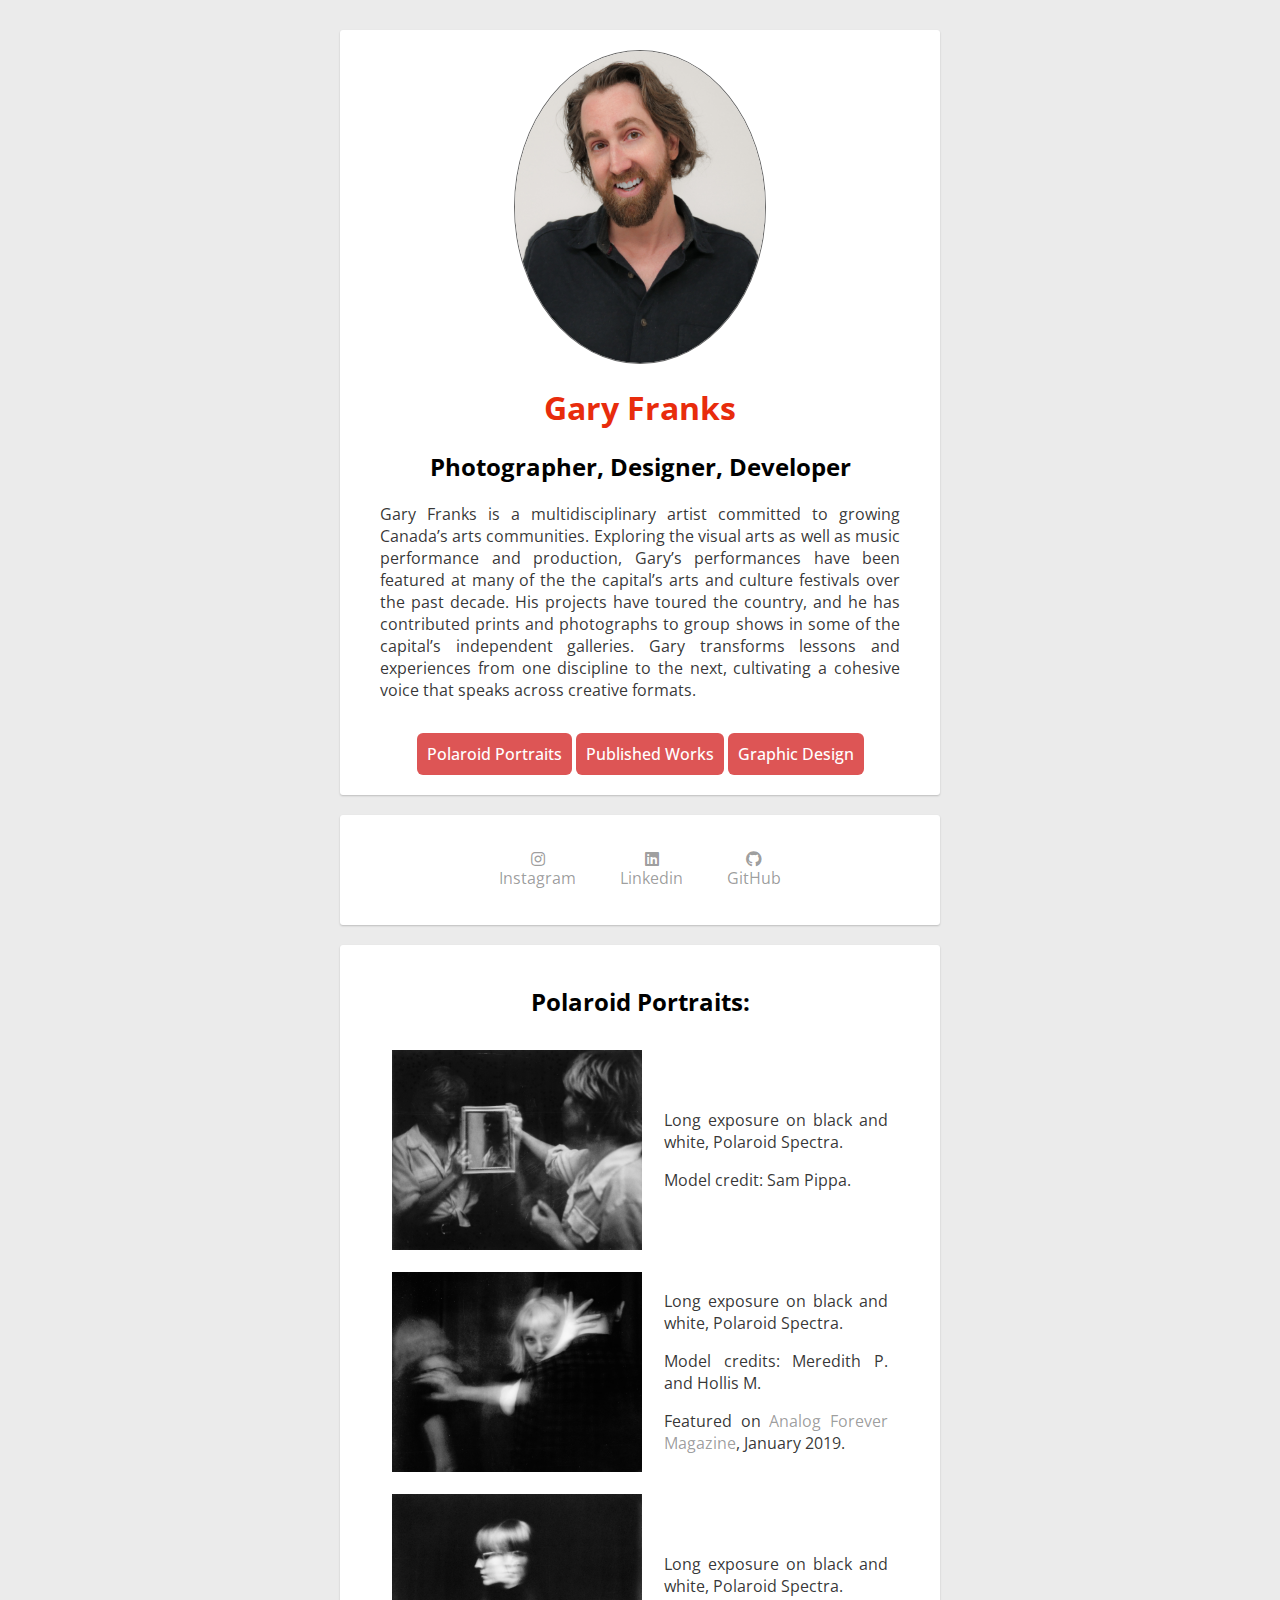
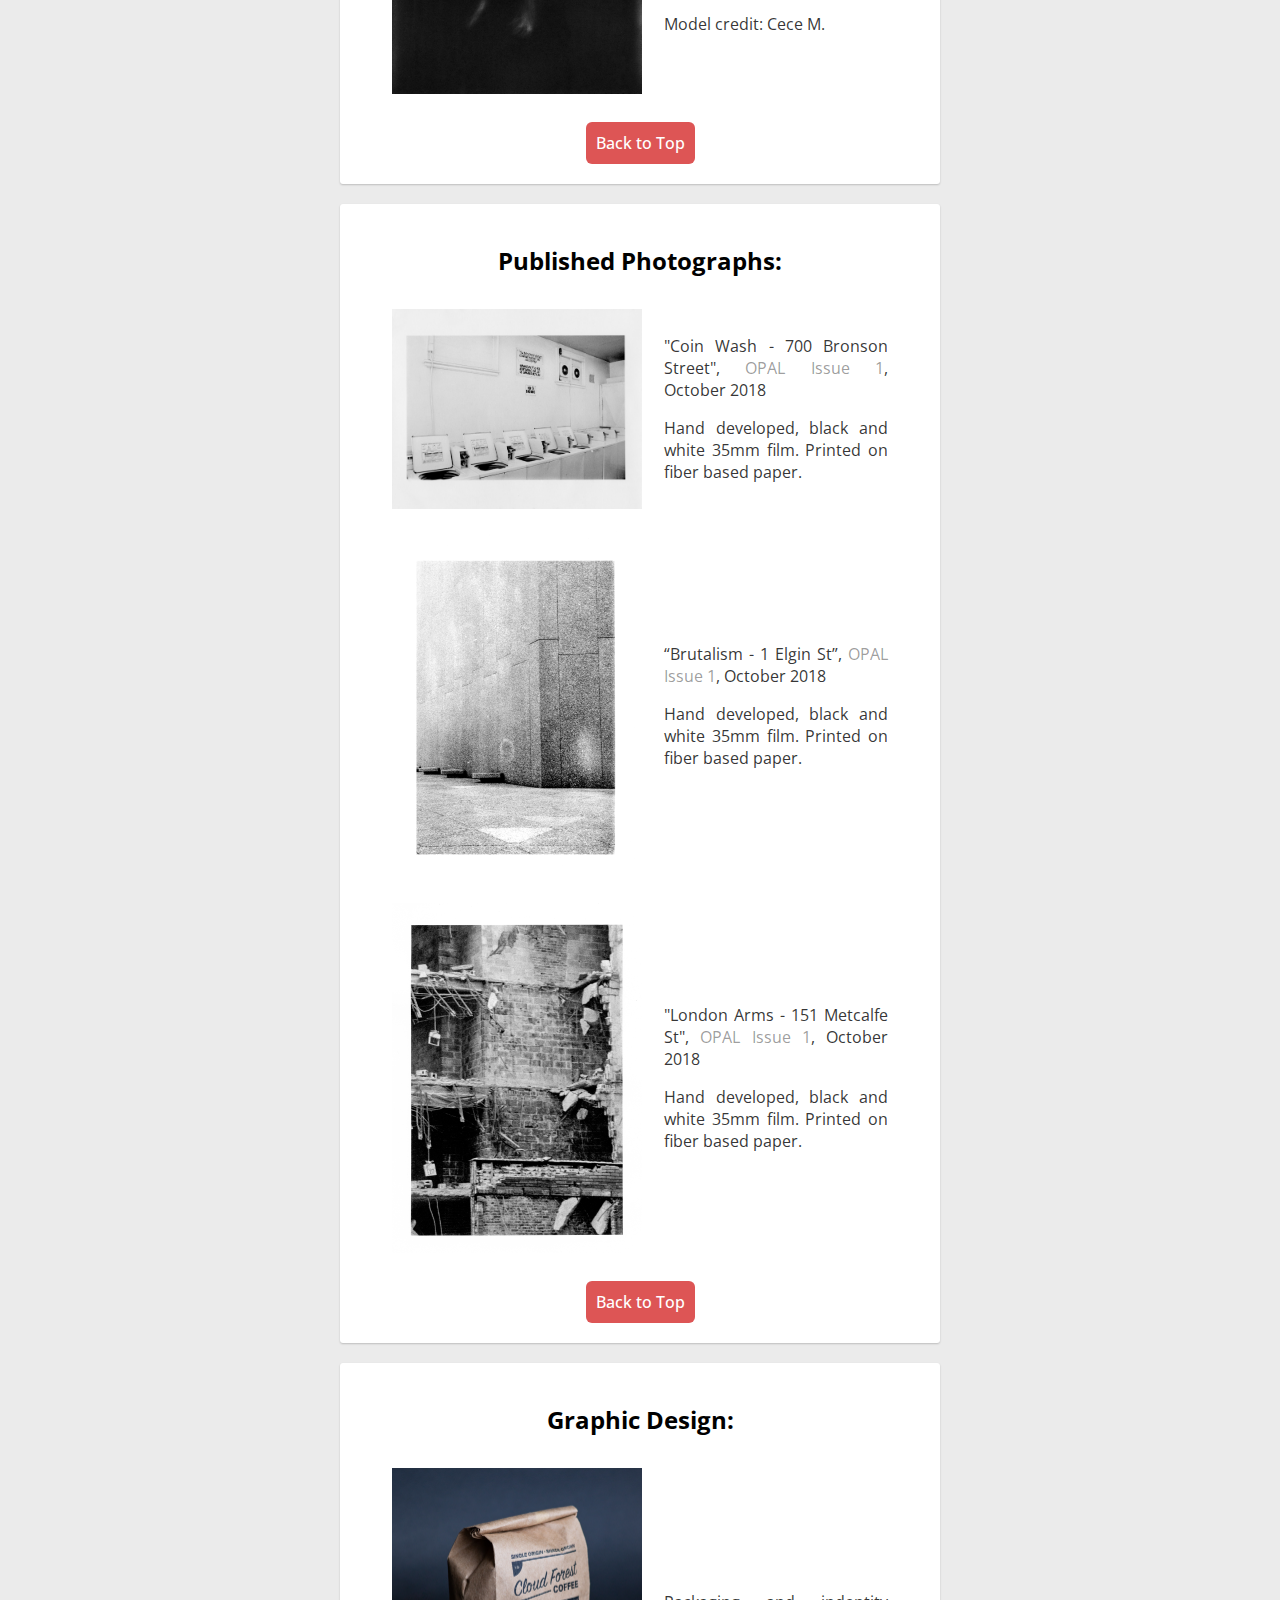
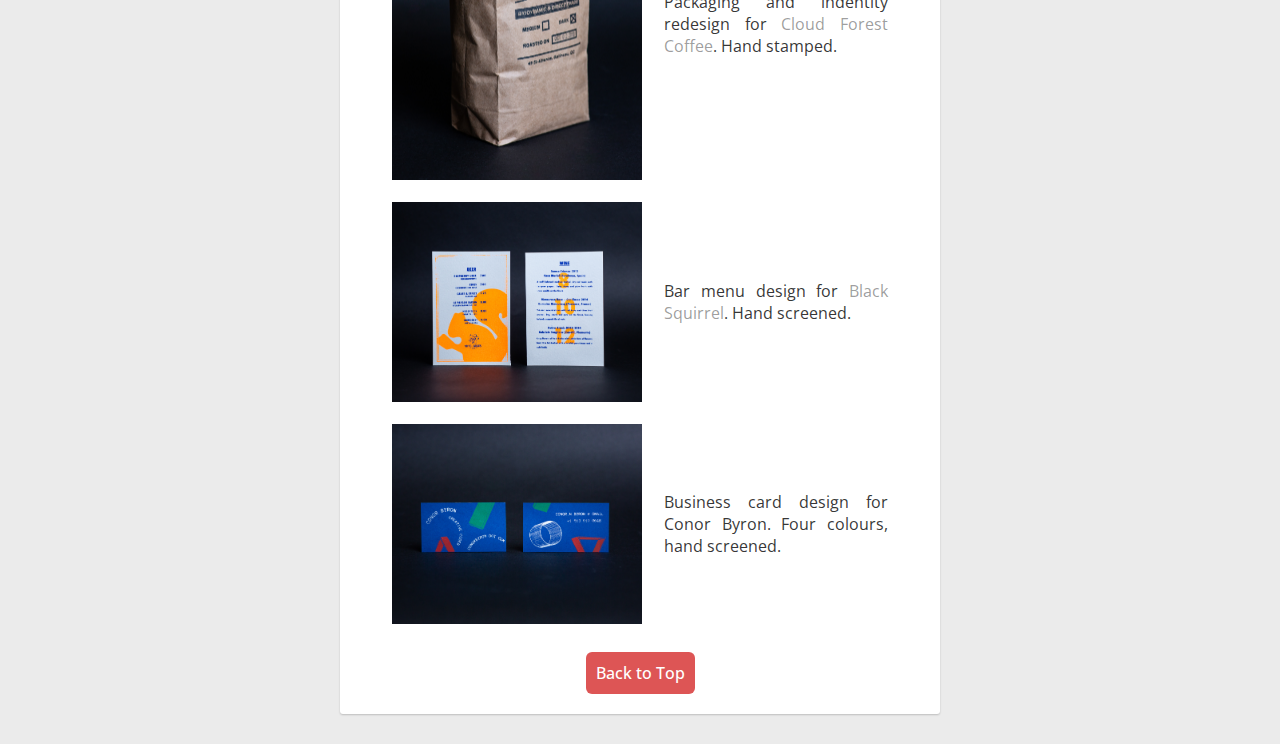
<file: index.html>
<html>
  <head>
    <title>Gary Franks</title>
    <meta charset="utf-8">
    <meta name="viewport" content="width=device-width,initial-scale=1">
    <meta name="description" content="This is the profile of Gary Franks. Photographer, designer, and fullstack developer.">
    <link rel="stylesheet" href="style.css">
    <link rel="stylesheet" href="https://use.fontawesome.com/releases/v5.0.10/css/all.css">
    <link rel="stylesheet" href="https://fonts.googleapis.com/css?family=Open+Sans:400,300,700|Montserrat:400,700">


  </head>
  <body>
    <div class="container">

      <div class="card" id="main">
        <img src="images/franks_profile01.jpg" alt="My profile picture" class="img-circle">

        <h1>Gary Franks</h1>

        <h2>Photographer, Designer, Developer</h2>

        <p class="text-justified">Gary Franks is a multidisciplinary artist committed to growing Canada’s arts communities. Exploring the visual arts as well as music performance and production, Gary’s performances have been featured at many of the the capital’s arts and culture festivals over the past decade. His projects have toured the country, and he has contributed prints and photographs to group shows in some of the capital’s independent galleries. Gary transforms lessons and experiences from one discipline to the next, cultivating a cohesive voice that speaks across creative formats.</p>

        <a href="#polaroids" class="btn-red">Polaroid Portraits</a>
        <a href="#published" class="btn-red">Published Works</a>
        <a href="#design" class="btn-red">Graphic Design</a>
      </div>

      <div class="card">
        <ul class="list-inline">
          <li><a href="https://www.instagram.com/garyfranks.ca/"><i class="fab fa-instagram"></i><br>Instagram</a></li>
          <li><a href="https://www.linkedin.com/in/gary-franks-756a9416a/"><i class="fab fa-linkedin"></i><br>Linkedin</a></li>
          <li><a href="https://github.com/gfrnks"><i class="fab fa-github"></i><br>GitHub</a></li>
        </ul>
      </div>

      <div class="card" id="polaroids">
        <h2>Polaroid Portraits:</h2>

        <table>
          <tbody>
            <tr>
              <td><img src="images/polaroid_franks01.jpg" alt="Polaroid No. 1"></td>
              <td class="text-justified">
                <p>Long exposure on black and white, Polaroid Spectra.</p>
                <p>Model credit: Sam Pippa.</p>
              </td>
            </tr>
            <tr>
              <td><img src="images/polaroid_franks02.jpg" alt="Polaroid No. 1"></td>
              <td class="text-justified">
                <p>Long exposure on black and white, Polaroid Spectra.</p>
                <p>Model credits: Meredith P. and Hollis M.</p>
                <p>Featured on <a href="https://www.analogforevermagazine.com/online-exhibitions/synchronicity-experiments-in-coincidence-january-2019">Analog Forever Magazine</a>, January 2019.</p></td>
            </tr>
            <tr>
              <td><img src="images/polaroid_franks03.jpg" alt="Polaroid No. 1"></td>
              <td class="text-justified">
                <p>Long exposure on black and white, Polaroid Spectra.</p>
                <p>Model credit: Cece M.</p></td>
            </tr>
          </tbody>
        </table>
        <a href="#main" class="btn-red">Back to Top</a>
      </div>

      <div class="card" id="published">
        <h2>Published Photographs:</h2>

      <table>
        <tbody>
            <tr>
              <td><img src="images/published_franks01.jpg" alt=""></td>
              <td class="text-justified">
                <p>"Coin Wash - 700 Bronson Street", <a href ="https://www.opalcommunity.com/">OPAL Issue 1</a>, October 2018</p>
                <p>Hand developed, black and white 35mm film. Printed on fiber based paper.</p>
              </td>
            </tr>
            <tr>
              <td><img src="images/published_franks02.jpg" alt=""></td>
              <td class="text-justified">
                <p>“Brutalism - 1 Elgin St”, <a href ="https://www.opalcommunity.com/">OPAL Issue 1</a>, October 2018</p>
                <p>Hand developed, black and white 35mm film. Printed on fiber based paper.</p>
              </td>
            </tr>
            <tr>
              <td><img src="images/published_franks03.jpg" alt=""></td>
              <td class="text-justified">
                <p>"London Arms - 151 Metcalfe St", <a href ="https://www.opalcommunity.com/">OPAL Issue 1</a>, October 2018</p>
                <p>Hand developed, black and white 35mm film. Printed on fiber based paper.</p>
            </td>
            </tr>
          </tbody>
        </table>
        <a href="#main" class="btn-red">Back to Top</a>
      </div>

            <div class="card" id="design">
        <h2>Graphic Design:</h2>

      <table>
        <tbody>
            <tr>
              <td><img src="images/design_franks01.jpg" alt="Cloud Forest bag"></td>
              <td class="text-justified">Packaging and indentity redesign for <a href="https://cloudforestcoffee.ca/">Cloud Forest Coffee</a>. Hand stamped.</td>
            </tr>
            <tr>
              <td><img src="images/design_franks02.jpg" alt="Black Squirrel menu"></td>
              <td class="text-justified">Bar menu design for <a href="https://www.blacksquirrelbooks.ca/">Black Squirrel</a>. Hand screened.</td>
            </tr>
            <tr>
              <td><img src="images/design_franks03.jpg" alt="Business card"></td>
              <td class="text-justified">Business card design for Conor Byron. Four colours, hand screened. </td>
            </tr>
          </tbody>
        </table>
        <a href="#main" class="btn-red">Back to Top</a>
      </div>

    </div>
  </body>
</html>
</file>
<file: style.css>
.container {
  width: 600px;
  margin: 30px auto;
}

.card {
  background-color: white;
  box-shadow: 0px 1px 2px 0px rgba(0, 0, 0, 0.2);
  border-radius: 3px;
  padding: 20px 40px;
  margin-bottom: 20px;
  text-align: center;
}

.text-justified {
  text-align: justify;
}

.img-circle {
  border-radius: 50%;
  border: 1px solid rgba(0,0,0, 0.6);
}

.btn-red {
  display: inline-block;
  background-color: rgb(221, 85, 85);
  color: white;
  font-weight: 500;
  padding: 10px;
  border-radius: 6px;
  margin-top: 1em;
}

.btn-red:hover {
  background-color: red;
  color: white;
}

.list-inline {
  padding-left: 0px;
}

.list-inline > li {
  display: inline-block;
  padding: 0px 20px;
  list-style: none;
}


body {
  background-color: #EBEBEB;
  color: rgba(0, 0, 0, 0.8);
  font-family: 'Open Sans', sans-serif;
  font-weight: 400;
}

h1 {
  color: rgba(232, 44, 12, 1);
}

h2 {
  color: rgba(0, 0, 0, 1);
}


a {
  color: rgba(0, 0, 0, 0.4);
  text-decoration: none;
}

a:hover {
  color: rgba(232, 44, 12, 1);
}

a:visted {
  color: rgba(0, 0, 0, 0.4);
}

img {
  width: 250px;
}

td {
  padding: 10px;
}
</file>
